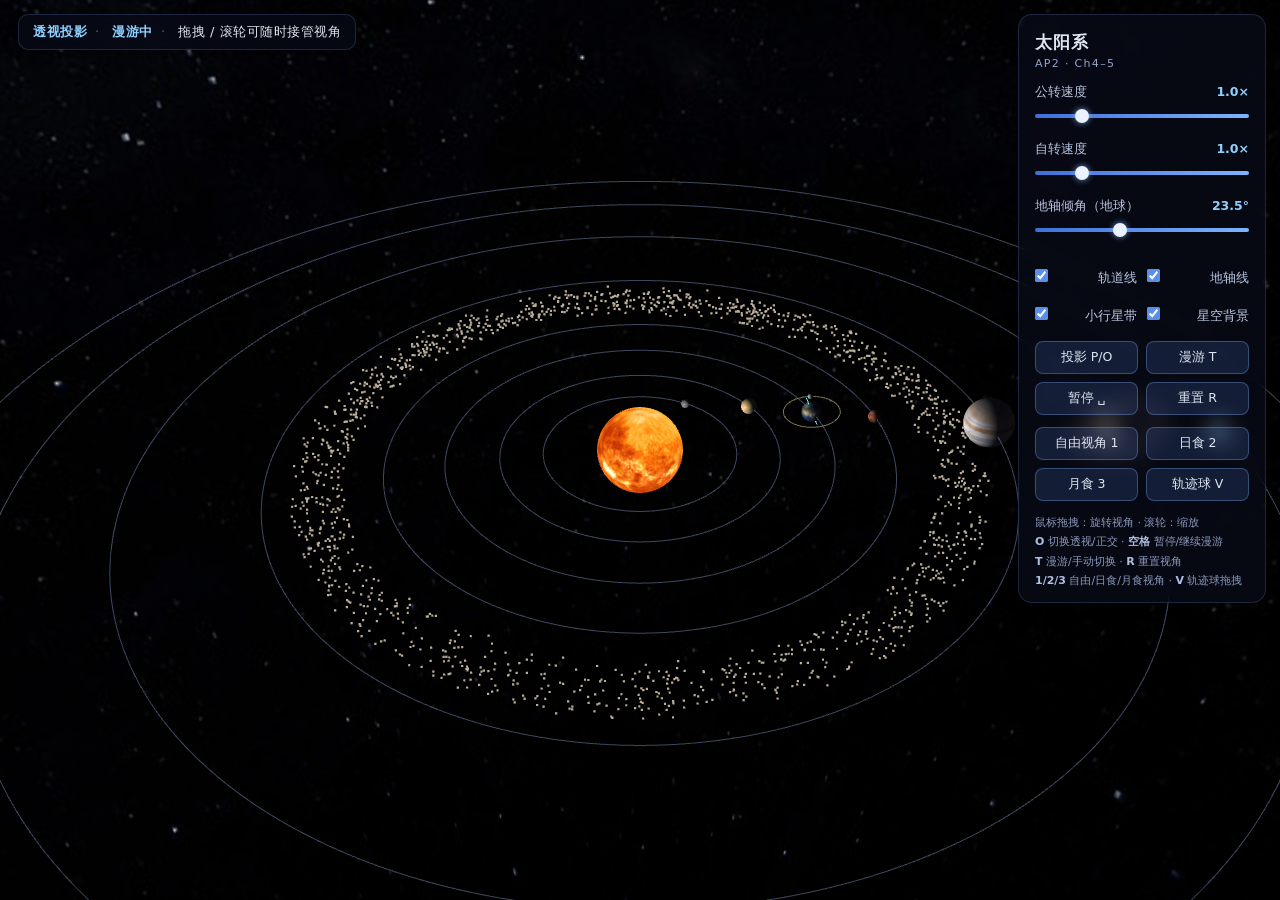
<file: AP2-SolarSystem/index.html>
<!DOCTYPE html>
<html lang="zh-CN">
<head>
<meta charset="UTF-8">
<meta name="viewport" content="width=device-width, initial-scale=1.0">
<title>AP2 · 三维层级场景：太阳系（WebGL 2.0）</title>
<link rel="stylesheet" href="css/style.css">
</head>
<body>

<canvas id="gl-canvas"></canvas>

<!-- 顶部状态条 -->
<div id="hud">
  <span id="hud-proj">透视投影</span><span class="sep">·</span>
  <span id="hud-cam">漫游中</span><span class="sep">·</span>
  <span>拖拽 / 滚轮可随时接管视角</span>
</div>

<!-- 参数面板 -->
<div id="panel">
  <h1>太阳系 <small>AP2 · Ch4–5</small></h1>

  <label>公转速度 <b id="v-orbit">1.0×</b></label>
  <input type="range" id="s-orbit" min="0" max="5" step="0.1" value="1">

  <label>自转速度 <b id="v-spin">1.0×</b></label>
  <input type="range" id="s-spin" min="0" max="5" step="0.1" value="1">

  <label>地轴倾角（地球）<b id="v-tilt">23.5°</b></label>
  <input type="range" id="s-tilt" min="0" max="60" step="0.5" value="23.5">

  <div class="checks">
    <label class="chk"><input type="checkbox" id="c-orbits" checked> 轨道线</label>
    <label class="chk"><input type="checkbox" id="c-axis" checked> 地轴线</label>
    <label class="chk"><input type="checkbox" id="c-belt" checked> 小行星带</label>
    <label class="chk"><input type="checkbox" id="c-stars" checked> 星空背景</label>
  </div>

  <div class="btns">
    <button id="b-proj">投影 P/O</button>
    <button id="b-tour">漫游 T</button>
    <button id="b-pause">暂停 ␣</button>
    <button id="b-reset">重置 R</button>
  </div>

  <div class="btns">
    <button id="b-view-free">自由视角 1</button>
    <button id="b-eclipse-solar">日食 2</button>
    <button id="b-eclipse-lunar">月食 3</button>
    <button id="b-trackball">轨迹球 V</button>
  </div>

  <p class="help">
    鼠标拖拽：旋转视角 · 滚轮：缩放<br>
    <b>O</b> 切换透视/正交 · <b>空格</b> 暂停/继续漫游<br>
    <b>T</b> 漫游/手动切换 · <b>R</b> 重置视角<br>
    <b>1/2/3</b> 自由/日食/月食视角 · <b>V</b> 轨迹球拖拽
  </p>
</div>

<!-- ============================================================
     着色器（GLSL ES 3.00，教材第 8 版风格：script 标签 + initShaders 加载）
     ============================================================ -->

<!-- 带纹理的 Phong 光照程序：太阳/行星/月球/土星环/星空球 -->
<script id="vertex-tex" type="x-shader/x-vertex">#version 300 es
in vec3 aPosition;
in vec3 aNormal;
in vec2 aTexCoord;

uniform mat4 uModel;
uniform mat4 uView;
uniform mat4 uProj;
uniform mat3 uNormalMat;   // 模型矩阵左上 3x3 的逆转置（法线矩阵）

out vec3 vNormal;
out vec2 vTexCoord;
out vec3 vWorldPos;

void main() {
    vec4 world = uModel * vec4(aPosition, 1.0);
    vWorldPos = world.xyz;
    vNormal   = uNormalMat * aNormal;
    vTexCoord = aTexCoord;
    gl_Position = uProj * uView * world;
}
</script>

<script id="fragment-tex" type="x-shader/x-fragment">#version 300 es
precision highp float;

in vec3 vNormal;
in vec2 vTexCoord;
in vec3 vWorldPos;

uniform sampler2D uTexMap;
uniform vec3  uLightPos;    // 点光源：太阳（世界坐标原点）
uniform vec3  uEyePos;
uniform vec3  uAmbient;     // 环境光分量（教材 Ch6）
uniform float uEmissive;    // 1 = 自发光（太阳/星空），0 = 受光天体
uniform float uShininess;   // 高光指数
uniform float uSpecular;    // 镜面强度
uniform float uEclipse;     // 月食系数（选做 E2）：0 = 正常，1 = 完全进入地影本影

out vec4 outColor;

void main() {
    vec4 texColor = texture(uTexMap, vTexCoord);

    // Phong 模型：环境 + 漫反射 + 镜面（Ch6）
    vec3 N = normalize(vNormal);
    vec3 L = normalize(uLightPos - vWorldPos);
    vec3 V = normalize(uEyePos   - vWorldPos);
    vec3 R = reflect(-L, N);

    float diff = max(dot(N, L), 0.0);
    float spec = (dot(N, L) > 0.0)
               ? uSpecular * pow(max(dot(R, V), 0.0), uShininess)
               : 0.0;

    vec3 lit  = texColor.rgb * (uAmbient + diff * vec3(1.0)) + spec * vec3(1.0);
    // E2 月食：直射阳光被地球挡住，只剩穿过地球大气折射/散射的暗红光（"血月"）
    vec3 blood = texColor.rgb * vec3(0.45, 0.10, 0.05) * 1.5;
    lit = mix(lit, blood, uEclipse);
    outColor  = vec4(mix(lit, texColor.rgb, uEmissive), texColor.a);
}
</script>

<!-- 纯色程序：轨道线 / 地轴线 -->
<script id="vertex-flat" type="x-shader/x-vertex">#version 300 es
in vec3 aPosition;
uniform mat4 uModel;
uniform mat4 uView;
uniform mat4 uProj;
uniform float uPointSize;
void main() {
    gl_Position  = uProj * uView * uModel * vec4(aPosition, 1.0);
    gl_PointSize = uPointSize;
}
</script>

<script id="fragment-flat" type="x-shader/x-fragment">#version 300 es
precision highp float;
uniform vec4 uColor;
out vec4 outColor;
void main() { outColor = uColor; }
</script>

<!-- 小行星带程序：每颗小行星的圆轨道在顶点着色器内按开普勒角速度计算 -->
<script id="vertex-belt" type="x-shader/x-vertex">#version 300 es
in vec4 aOrbit;              // x: 轨道半径  y: 初始相位  z: 角速度(rad/s)  w: 高度偏移
uniform mat4 uView;
uniform mat4 uProj;
uniform float uSimTime;      // 已乘公转速度倍率的模拟时间
uniform float uPointSize;
void main() {
    float ang = aOrbit.y + aOrbit.z * uSimTime;
    vec3 pos  = vec3(cos(ang) * aOrbit.x, aOrbit.w, -sin(ang) * aOrbit.x);
    gl_Position  = uProj * uView * vec4(pos, 1.0);
    gl_PointSize = uPointSize;
}
</script>

<script id="fragment-belt" type="x-shader/x-fragment">#version 300 es
precision highp float;
uniform vec4 uColor;
out vec4 outColor;
void main() { outColor = uColor; }
</script>

<!-- ============================================================ -->

<script src="Common/initShaders.js"></script>
<script src="Common/MV.js"></script>
<script src="Common/webgl-utils.js"></script>
<script src="js/config.js?v=14"></script>
<script src="js/geometry.js?v=14"></script>
<script src="js/scene.js?v=14"></script>
<script src="js/camera.js?v=14"></script>
<script src="js/ui.js?v=14"></script>
<script src="js/main.js?v=14"></script>

</body>
</html>
</file>
<file: AP2-SolarSystem/css/style.css>
/* ===== AP2 太阳系 · 页面样式 ===== */
* { margin: 0; padding: 0; box-sizing: border-box; }

html, body {
    width: 100%; height: 100%;
    overflow: hidden;
    background: #020208;
    font-family: "PingFang SC", "Microsoft YaHei", system-ui, sans-serif;
    color: #dfe6f2;
}

#gl-canvas {
    position: fixed; inset: 0;
    width: 100%; height: 100%;
    display: block;
    cursor: grab;
}
#gl-canvas:active { cursor: grabbing; }

/* ---- 顶部状态条 ---- */
#hud {
    position: fixed; top: 14px; left: 18px;
    padding: 8px 14px;
    background: rgba(10, 14, 30, .55);
    border: 1px solid rgba(120, 150, 220, .22);
    border-radius: 10px;
    font-size: 13px;
    letter-spacing: .04em;
    backdrop-filter: blur(8px);
    user-select: none;
}
#hud .sep { margin: 0 8px; opacity: .4; }
#hud-proj, #hud-cam { color: #8fd0ff; font-weight: 600; }

/* ---- 参数面板 ---- */
#panel {
    position: fixed; top: 14px; right: 14px;
    width: 248px;
    padding: 16px 16px 12px;
    background: rgba(10, 14, 30, .62);
    border: 1px solid rgba(120, 150, 220, .22);
    border-radius: 14px;
    backdrop-filter: blur(10px);
    user-select: none;
}
#panel h1 {
    font-size: 17px; font-weight: 700;
    margin-bottom: 14px;
    letter-spacing: .06em;
}
#panel h1 small {
    display: block; margin-top: 3px;
    font-size: 11px; font-weight: 400;
    color: #93a4c8; letter-spacing: .12em;
}
#panel label {
    display: flex; justify-content: space-between; align-items: baseline;
    font-size: 12.5px; color: #b9c5e0;
    margin: 10px 0 4px;
}
#panel label b { color: #8fd0ff; font-weight: 600; font-variant-numeric: tabular-nums; }

input[type="range"] {
    width: 100%; height: 22px;
    appearance: none; -webkit-appearance: none;
    background: transparent; cursor: pointer;
}
input[type="range"]::-webkit-slider-runnable-track {
    height: 4px; border-radius: 2px;
    background: linear-gradient(90deg, #3f6fd8, #7fb3ff);
}
input[type="range"]::-webkit-slider-thumb {
    -webkit-appearance: none;
    width: 14px; height: 14px; margin-top: -5px;
    border-radius: 50%;
    background: #eaf2ff;
    box-shadow: 0 0 6px rgba(140, 180, 255, .8);
}

.checks {
    display: grid; grid-template-columns: 1fr 1fr;
    gap: 6px 10px; margin: 14px 0 4px;
}
.chk {
    display: flex; align-items: center; gap: 6px;
    font-size: 12.5px; color: #cdd8ef; cursor: pointer;
}
.chk input { accent-color: #5a8fe8; }

.btns {
    display: grid; grid-template-columns: 1fr 1fr;
    gap: 8px; margin-top: 12px;
}
.btns button {
    padding: 7px 4px;
    font-size: 12.5px; font-family: inherit;
    color: #dfe6f2;
    background: rgba(90, 130, 220, .18);
    border: 1px solid rgba(130, 165, 240, .35);
    border-radius: 8px;
    cursor: pointer;
    transition: background .15s;
}
.btns button:hover { background: rgba(100, 145, 235, .34); }
.btns button.active {
    background: rgba(110, 160, 255, .45);
    border-color: rgba(160, 195, 255, .8);
    box-shadow: inset 0 0 6px rgba(200, 220, 255, .25);
}

.help {
    margin-top: 12px;
    font-size: 11px; line-height: 1.75;
    color: #8b99bb;
}
.help b { color: #aebfe4; }
</file>
